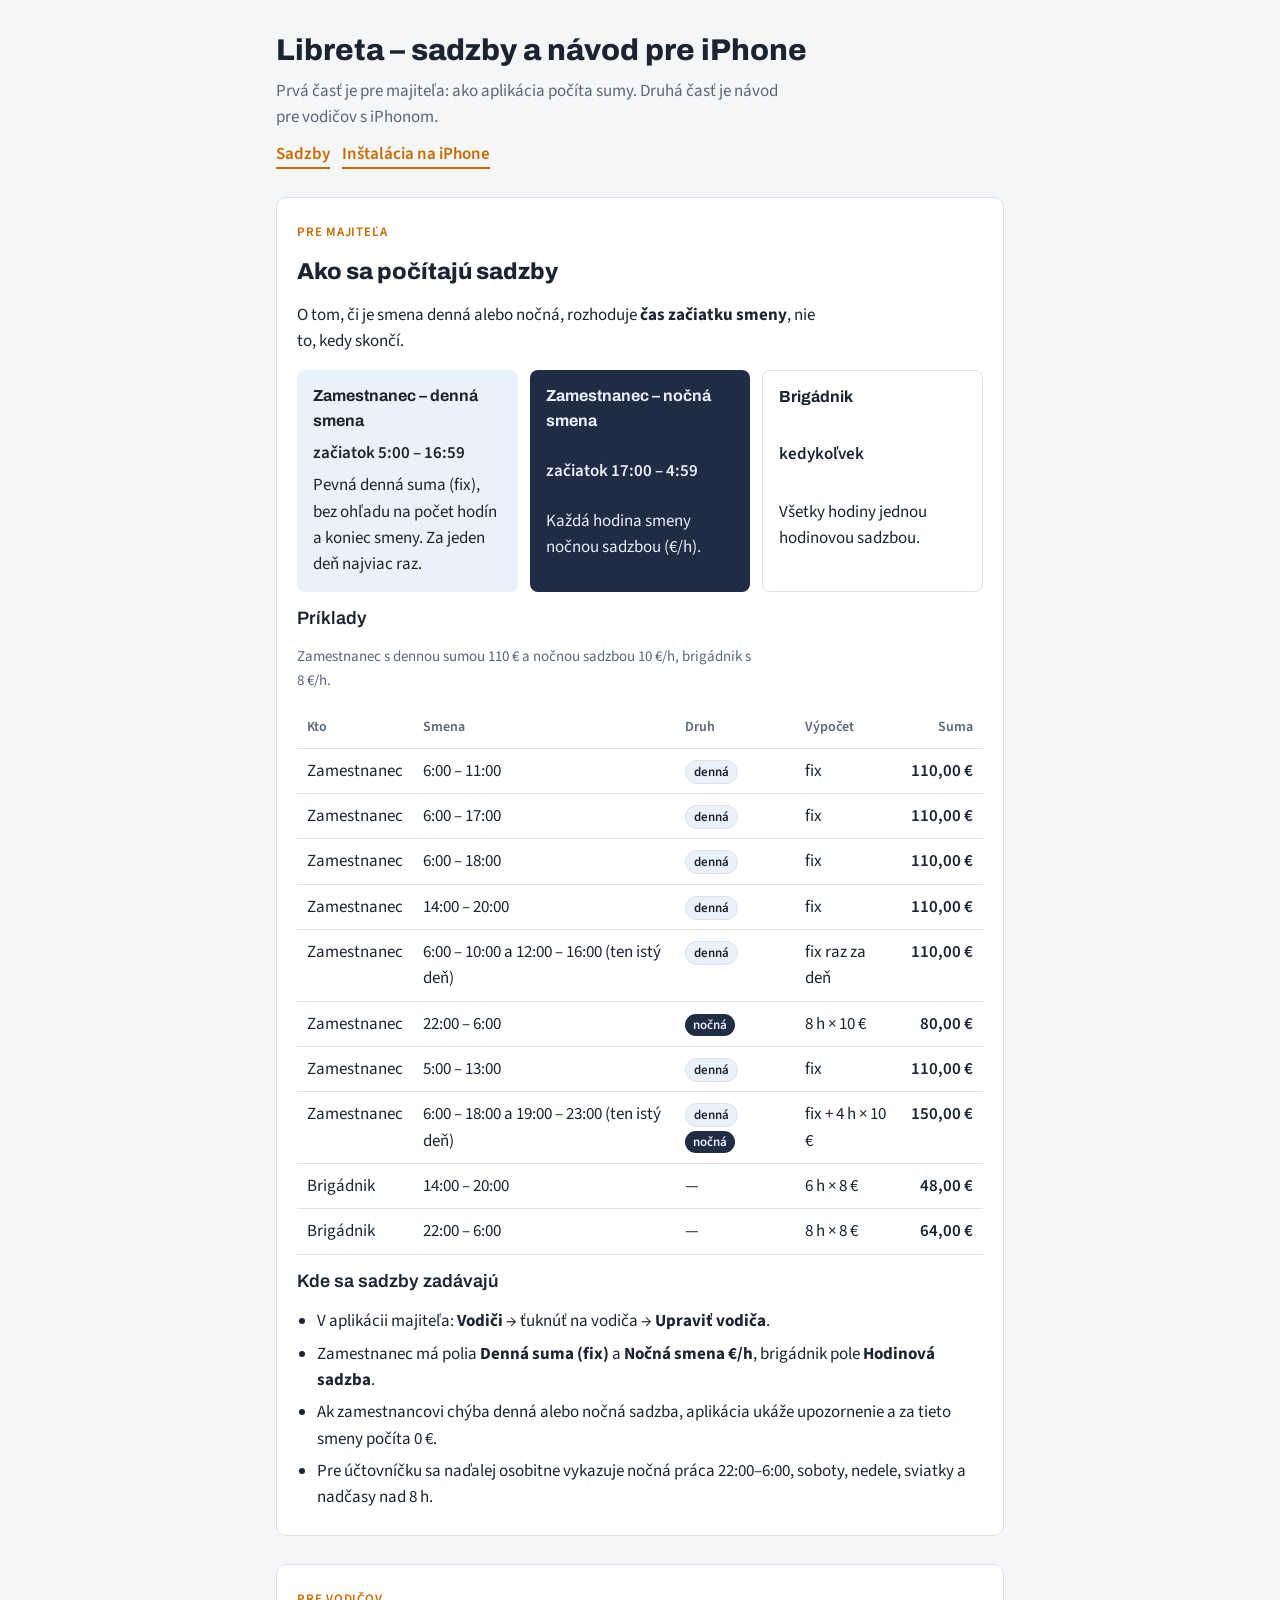
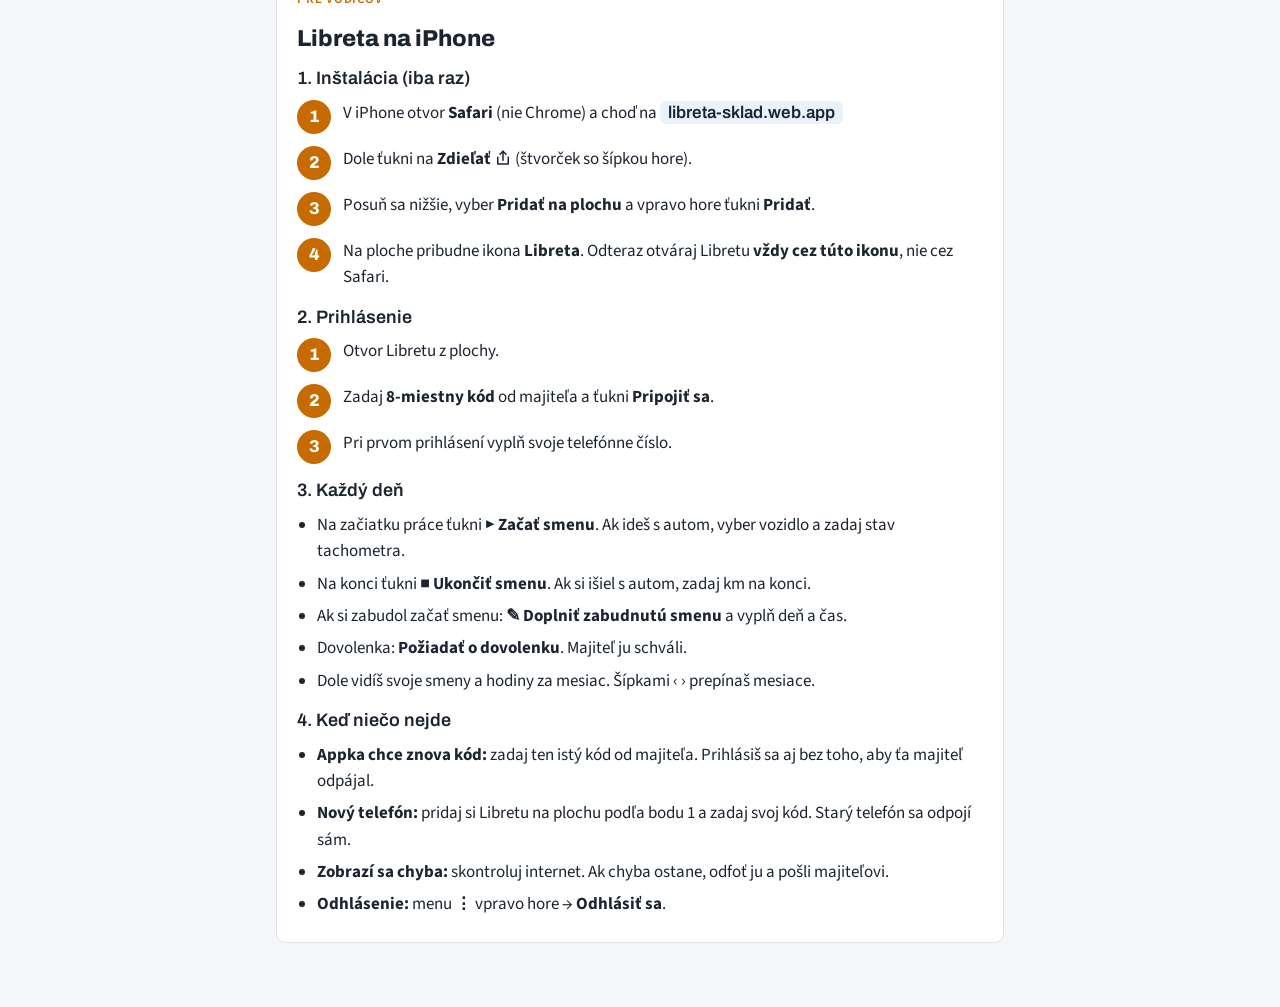
<file: docs/libreta-navod.html>
<!DOCTYPE html>
<html lang="sk">
<head>
<meta charset="utf-8">
<meta name="viewport" content="width=device-width, initial-scale=1">
<title>Libreta – sadzby a iPhone</title>
<link rel="preconnect" href="https://fonts.googleapis.com">
<link rel="preconnect" href="https://fonts.gstatic.com" crossorigin>
<link href="https://fonts.googleapis.com/css2?family=Archivo:wght@600;800&family=Source+Sans+3:wght@400;600&display=swap" rel="stylesheet">
<style>
  /* Layout: one readable column, two sections (owner's pay rules, drivers' iPhone guide), tables scroll on phones */
  :root {
    --bg: #f5f6f8;
    --surface: #ffffff;
    --ink: #1b2430;
    --muted: #5b6676;
    --line: #dde2ea;
    --accent: #c76a00;
    --day: #e9f1fb;
    --night: #1f2c44;
    --night-ink: #e8eefb;
    --font-display: "Archivo", "Segoe UI", Arial, sans-serif;
    --font-body: "Source Sans 3", "Segoe UI", Arial, sans-serif;
  }
  @media (prefers-color-scheme: dark) {
    :root:not([data-theme="light"]) {
      color-scheme: dark;
      --bg: #12161d; --surface: #1a2029; --ink: #e7ebf2; --muted: #9aa5b5; --line: #2c3542;
      --accent: #f0a043; --day: #1e2a3a; --night: #0b1220; --night-ink: #d6e0f5;
    }
  }
  :root[data-theme="dark"] {
    color-scheme: dark;
    --bg: #12161d; --surface: #1a2029; --ink: #e7ebf2; --muted: #9aa5b5; --line: #2c3542;
    --accent: #f0a043; --day: #1e2a3a; --night: #0b1220; --night-ink: #d6e0f5;
  }
  * { box-sizing: border-box; }
  body { margin: 0; background: var(--bg); color: var(--ink); font: 17px/1.55 var(--font-body); }
  main { max-width: 760px; margin: 0 auto; padding: 32px 16px 64px; display: grid; gap: 28px; }
  h1, h2, h3 { font-family: var(--font-display); text-wrap: balance; line-height: 1.2; margin: 0; }
  h1 { font-size: 30px; font-weight: 800; }
  h2 { font-size: 23px; font-weight: 800; }
  h3 { font-size: 18px; font-weight: 600; }
  p { margin: 0; max-width: 65ch; }
  .lead { color: var(--muted); }
  nav { display: flex; gap: 12px; flex-wrap: wrap; }
  nav a { color: var(--accent); font-weight: 600; text-decoration: none; border-bottom: 2px solid var(--accent); }
  nav a:focus-visible, a:focus-visible { outline: 2px solid var(--accent); outline-offset: 3px; }
  section { background: var(--surface); border: 1px solid var(--line); border-radius: 10px; padding: 24px 20px; display: grid; gap: 16px; }
  .tag { font-size: 13px; font-weight: 600; text-transform: uppercase; letter-spacing: .06em; color: var(--accent); }
  .rules { display: grid; grid-template-columns: repeat(auto-fit, minmax(200px, 1fr)); gap: 12px; }
  .rule { border-radius: 8px; padding: 14px 16px; display: grid; gap: 6px; }
  .rule.day { background: var(--day); }
  .rule.night { background: var(--night); color: var(--night-ink); }
  .rule.part { border: 1px solid var(--line); }
  .rule strong { font-family: var(--font-display); font-size: 16px; }
  .rule .when { font-variant-numeric: tabular-nums; font-weight: 600; }
  .scroll { overflow-x: auto; }
  table { border-collapse: collapse; width: 100%; min-width: 520px; font-variant-numeric: tabular-nums; }
  th, td { text-align: left; padding: 9px 10px; border-bottom: 1px solid var(--line); vertical-align: top; }
  th { font-size: 14px; color: var(--muted); font-weight: 600; }
  td.sum { text-align: right; font-weight: 600; white-space: nowrap; }
  th.sum { text-align: right; }
  .pill { display: inline-block; font-size: 13px; font-weight: 600; padding: 1px 8px; border-radius: 99px; white-space: nowrap; }
  .pill.day { background: var(--day); color: var(--ink); border: 1px solid var(--line); }
  .pill.night { background: var(--night); color: var(--night-ink); }
  .note { font-size: 15px; color: var(--muted); }
  ol.steps { margin: 0; padding: 0; list-style: none; counter-reset: s; display: grid; gap: 12px; }
  ol.steps li { counter-increment: s; display: grid; grid-template-columns: 34px 1fr; gap: 12px; align-items: start; }
  ol.steps li::before { content: counter(s); font-family: var(--font-display); font-weight: 800; width: 34px; height: 34px;
    border-radius: 50%; background: var(--accent); color: #fff; display: grid; place-items: center; }
  .url { font-family: var(--font-display); font-weight: 600; background: var(--day); padding: 2px 8px; border-radius: 6px; white-space: nowrap; }
  .group { display: grid; gap: 10px; }
  ul.plain { margin: 0; padding-left: 20px; display: grid; gap: 6px; }
  .share-icon { display: inline-block; vertical-align: -3px; }
</style>
</head>
<body>
<main>
  <header style="display:grid; gap:10px">
    <h1>Libreta – sadzby a návod pre iPhone</h1>
    <p class="lead">Prvá časť je pre majiteľa: ako aplikácia počíta sumy. Druhá časť je návod pre vodičov s iPhonom.</p>
    <nav aria-label="Obsah">
      <a href="#sadzby">Sadzby</a>
      <a href="#iphone">Inštalácia na iPhone</a>
    </nav>
  </header>

  <section id="sadzby" aria-labelledby="sadzby-h">
    <span class="tag">Pre majiteľa</span>
    <h2 id="sadzby-h">Ako sa počítajú sadzby</h2>
    <p>O tom, či je smena denná alebo nočná, rozhoduje <strong>čas začiatku smeny</strong>, nie to, kedy skončí.</p>
    <div class="rules">
      <div class="rule day">
        <strong>Zamestnanec – denná smena</strong>
        <span class="when">začiatok 5:00 – 16:59</span>
        <span>Pevná denná suma (fix), bez ohľadu na počet hodín a koniec smeny. Za jeden deň najviac raz.</span>
      </div>
      <div class="rule night">
        <strong>Zamestnanec – nočná smena</strong>
        <span class="when">začiatok 17:00 – 4:59</span>
        <span>Každá hodina smeny nočnou sadzbou (€/h).</span>
      </div>
      <div class="rule part">
        <strong>Brigádnik</strong>
        <span class="when">kedykoľvek</span>
        <span>Všetky hodiny jednou hodinovou sadzbou.</span>
      </div>
    </div>

    <h3>Príklady</h3>
    <p class="note">Zamestnanec s dennou sumou 110 € a nočnou sadzbou 10 €/h, brigádnik s 8 €/h.</p>
    <div class="scroll">
      <table>
        <thead>
          <tr><th>Kto</th><th>Smena</th><th>Druh</th><th>Výpočet</th><th class="sum">Suma</th></tr>
        </thead>
        <tbody>
          <tr><td>Zamestnanec</td><td>6:00 – 11:00</td><td><span class="pill day">denná</span></td><td>fix</td><td class="sum">110,00 €</td></tr>
          <tr><td>Zamestnanec</td><td>6:00 – 17:00</td><td><span class="pill day">denná</span></td><td>fix</td><td class="sum">110,00 €</td></tr>
          <tr><td>Zamestnanec</td><td>6:00 – 18:00</td><td><span class="pill day">denná</span></td><td>fix</td><td class="sum">110,00 €</td></tr>
          <tr><td>Zamestnanec</td><td>14:00 – 20:00</td><td><span class="pill day">denná</span></td><td>fix</td><td class="sum">110,00 €</td></tr>
          <tr><td>Zamestnanec</td><td>6:00 – 10:00 a 12:00 – 16:00 (ten istý deň)</td><td><span class="pill day">denná</span></td><td>fix raz za deň</td><td class="sum">110,00 €</td></tr>
          <tr><td>Zamestnanec</td><td>22:00 – 6:00</td><td><span class="pill night">nočná</span></td><td>8 h × 10 €</td><td class="sum">80,00 €</td></tr>
          <tr><td>Zamestnanec</td><td>5:00 – 13:00</td><td><span class="pill day">denná</span></td><td>fix</td><td class="sum">110,00 €</td></tr>          <tr><td>Zamestnanec</td><td>6:00 – 18:00 a 19:00 – 23:00 (ten istý deň)</td><td><span class="pill day">denná</span> <span class="pill night">nočná</span></td><td>fix + 4 h × 10 €</td><td class="sum">150,00 €</td></tr>
          <tr><td>Brigádnik</td><td>14:00 – 20:00</td><td>—</td><td>6 h × 8 €</td><td class="sum">48,00 €</td></tr>
          <tr><td>Brigádnik</td><td>22:00 – 6:00</td><td>—</td><td>8 h × 8 €</td><td class="sum">64,00 €</td></tr>
        </tbody>
      </table>
    </div>

    <h3>Kde sa sadzby zadávajú</h3>
    <ul class="plain">
      <li>V aplikácii majiteľa: <strong>Vodiči</strong> → ťuknúť na vodiča → <strong>Upraviť vodiča</strong>.</li>
      <li>Zamestnanec má polia <strong>Denná suma (fix)</strong> a <strong>Nočná smena €/h</strong>, brigádnik pole <strong>Hodinová sadzba</strong>.</li>
      <li>Ak zamestnancovi chýba denná alebo nočná sadzba, aplikácia ukáže upozornenie a za tieto smeny počíta 0 €.</li>
      <li>Pre účtovníčku sa naďalej osobitne vykazuje nočná práca 22:00–6:00, soboty, nedele, sviatky a nadčasy nad 8 h.</li>
    </ul>
  </section>

  <section id="iphone" aria-labelledby="iphone-h">
    <span class="tag">Pre vodičov</span>
    <h2 id="iphone-h">Libreta na iPhone</h2>

    <div class="group">
      <h3>1. Inštalácia (iba raz)</h3>
      <ol class="steps">
        <li><span>V iPhone otvor <strong>Safari</strong> (nie Chrome) a choď na <span class="url">libreta-sklad.web.app</span></span></li>
        <li><span>Dole ťukni na <strong>Zdieľať</strong>
          <svg class="share-icon" width="18" height="18" viewBox="0 0 24 24" fill="none" stroke="currentColor" stroke-width="2" stroke-linecap="round" stroke-linejoin="round" aria-hidden="true"><path d="M12 3v12"/><path d="M8 7l4-4 4 4"/><path d="M5 11v9h14v-9"/></svg>
          (štvorček so šípkou hore).</span></li>
        <li><span>Posuň sa nižšie, vyber <strong>Pridať na plochu</strong> a vpravo hore ťukni <strong>Pridať</strong>.</span></li>
        <li><span>Na ploche pribudne ikona <strong>Libreta</strong>. Odteraz otváraj Libretu <strong>vždy cez túto ikonu</strong>, nie cez Safari.</span></li>
      </ol>
    </div>

    <div class="group">
      <h3>2. Prihlásenie</h3>
      <ol class="steps">
        <li><span>Otvor Libretu z plochy.</span></li>
        <li><span>Zadaj <strong>8-miestny kód</strong> od majiteľa a ťukni <strong>Pripojiť sa</strong>.</span></li>
        <li><span>Pri prvom prihlásení vyplň svoje telefónne číslo.</span></li>
      </ol>
    </div>

    <div class="group">
      <h3>3. Každý deň</h3>
      <ul class="plain">
        <li>Na začiatku práce ťukni <strong>▶ Začať smenu</strong>. Ak ideš s autom, vyber vozidlo a zadaj stav tachometra.</li>
        <li>Na konci ťukni <strong>■ Ukončiť smenu</strong>. Ak si išiel s autom, zadaj km na konci.</li>
        <li>Ak si zabudol začať smenu: <strong>✎ Doplniť zabudnutú smenu</strong> a vyplň deň a čas.</li>
        <li>Dovolenka: <strong>Požiadať o dovolenku</strong>. Majiteľ ju schváli.</li>
        <li>Dole vidíš svoje smeny a hodiny za mesiac. Šípkami ‹ › prepínaš mesiace.</li>
      </ul>
    </div>

    <div class="group">
      <h3>4. Keď niečo nejde</h3>
      <ul class="plain">
        <li><strong>Appka chce znova kód:</strong> zadaj ten istý kód od majiteľa. Prihlásiš sa aj bez toho, aby ťa majiteľ odpájal.</li>
        <li><strong>Nový telefón:</strong> pridaj si Libretu na plochu podľa bodu 1 a zadaj svoj kód. Starý telefón sa odpojí sám.</li>
        <li><strong>Zobrazí sa chyba:</strong> skontroluj internet. Ak chyba ostane, odfoť ju a pošli majiteľovi.</li>
        <li><strong>Odhlásenie:</strong> menu <strong>⋮</strong> vpravo hore → <strong>Odhlásiť sa</strong>.</li>
      </ul>
    </div>
  </section>
</main>
</body>
</html>
</file>
